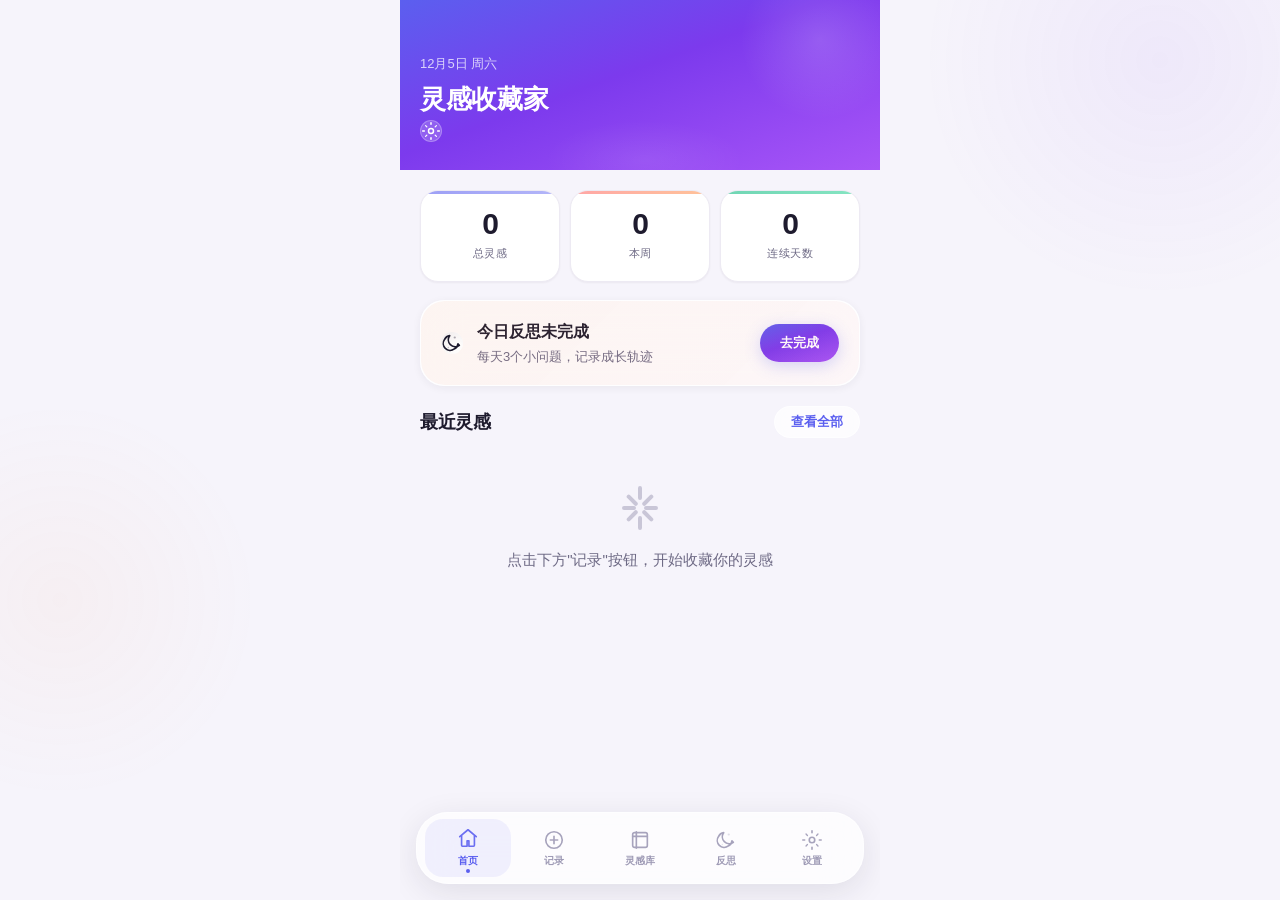
<file: index.html>
<!DOCTYPE html>
<html lang="zh-CN">
<head>
  <meta charset="UTF-8">
  <meta name="viewport" content="width=device-width, initial-scale=1.0, maximum-scale=1.0, user-scalable=no, viewport-fit=cover">
  <meta name="theme-color" content="#5B5FEF">
  <meta name="apple-mobile-web-app-capable" content="yes">
  <meta name="apple-mobile-web-app-status-bar-style" content="black-translucent">
  <title>灵感收藏家</title>
  <link rel="manifest" href="manifest.json">
  <link rel="stylesheet" href="css/style.css">
</head>
<body>
  <div id="app">
    <!-- ========== 首页 ========== -->
    <section class="page page--home active" id="page-home">
      <header class="page__header">
        <div class="header__greeting">
          <p class="header__date" id="home-date"></p>
          <h1 class="header__title">灵感收藏家</h1>
        </div>
        <div class="header__avatar" onclick="switchPage('settings')" data-icon="gear"></div>
      </header>

      <div class="page__body">
        <!-- 统计卡片 -->
        <div class="stats-row">
          <div class="stat-card">
            <span class="stat-card__num" id="stat-total">0</span>
            <span class="stat-card__label">总灵感</span>
          </div>
          <div class="stat-card">
            <span class="stat-card__num" id="stat-week">0</span>
            <span class="stat-card__label">本周</span>
          </div>
          <div class="stat-card">
            <span class="stat-card__num" id="stat-streak">0</span>
            <span class="stat-card__label">连续天数</span>
          </div>
        </div>

        <!-- 每日反思提醒 -->
        <div class="reminder-card" id="reminder-card">
          <div class="reminder-card__icon" data-icon="moon"></div>
          <div class="reminder-card__body">
            <h3>今日反思未完成</h3>
            <p>每天3个小问题，记录成长轨迹</p>
          </div>
          <button class="reminder-card__btn" onclick="switchPage('reflect')">去完成</button>
        </div>

        <!-- 最近灵感 -->
        <div class="section">
          <div class="section__head">
            <h2 class="section__title">最近灵感</h2>
            <button class="section__more" onclick="switchPage('library')">查看全部</button>
          </div>
          <div class="inspiration-list" id="home-recent-list">
            <!-- JS动态生成 -->
          </div>
        </div>
      </div>
    </section>

    <!-- ========== 快速记录 ========== -->
    <section class="page page--capture" id="page-capture">
      <header class="page__header">
        <h1 class="header__title">快速记录</h1>
      </header>

      <div class="page__body">
        <!-- 输入方式选择 -->
        <div class="capture-tabs">
          <button class="capture-tab active" data-tab="text">
            <span class="capture-tab__icon" data-icon="pen"></span>
            <span>文字</span>
          </button>
          <button class="capture-tab" data-tab="voice">
            <span class="capture-tab__icon" data-icon="mic"></span>
            <span>语音</span>
          </button>
          <button class="capture-tab" data-tab="image">
            <span class="capture-tab__icon" data-icon="photo"></span>
            <span>图片</span>
          </button>
        </div>

        <!-- 文字输入面板 -->
        <div class="capture-panel active" id="panel-text">
          <textarea class="capture-textarea" id="capture-text-input" placeholder="记录此刻的灵感、想法或见闻...&#10;粘贴链接会自动提取网页内容" rows="5"></textarea>
          <div class="capture-meta">
            <span class="capture-category-hint" id="text-category-hint">输入内容后将自动推荐分类</span>
          </div>
          <!-- 链接预览区域 -->
          <div class="link-preview" id="link-preview" style="display:none;">
            <div class="link-preview__loading">
              <span class="link-preview__spinner"></span>
              <span id="link-preview-status">正在解析链接内容...</span>
            </div>
            <div class="link-preview__card" id="link-preview-card" style="display:none;">
              <img class="link-preview__img" id="link-preview-img" alt="" onerror="this.style.display='none'">
              <div class="link-preview__body">
                <div class="link-preview__source" id="link-preview-source"></div>
                <h4 class="link-preview__title" id="link-preview-title"></h4>
                <p class="link-preview__desc" id="link-preview-desc"></p>
              </div>
            </div>
            <div class="link-preview__ai" id="link-preview-ai" style="display:none;">
              <span class="link-preview__ai-icon" data-icon="sparkle"></span>
              <span class="link-preview__ai-text">AI 正在分析内容...</span>
            </div>
          </div>
        </div>

        <!-- 语音输入面板 -->
        <div class="capture-panel" id="panel-voice">
          <div class="voice-area">
            <button class="voice-btn" id="voice-btn">
              <span class="voice-btn__icon" data-icon="mic"></span>
            </button>
            <p class="voice-area__hint" id="voice-hint">点击开始语音输入</p>
            <div class="voice-wave" id="voice-wave" style="display:none;">
              <span></span><span></span><span></span><span></span><span></span>
            </div>
            <div class="voice-result" id="voice-result" style="display:none;"></div>
          </div>
        </div>

        <!-- 图片输入面板 -->
        <div class="capture-panel" id="panel-image">
          <div class="image-area">
            <label class="image-upload">
              <input type="file" accept="image/*" id="image-input" hidden>
              <div class="image-upload__placeholder">
                <span class="image-upload__icon" data-icon="camera"></span>
                <p>点击拍照或选择图片</p>
              </div>
            </label>
            <div class="image-preview" id="image-preview" style="display:none;">
              <img id="image-preview-img" alt="预览">
              <button class="image-preview__remove" onclick="removeImage()" data-icon="x" data-icon-size="14"></button>
            </div>
            <textarea class="capture-textarea capture-textarea--sm" id="image-desc-input" placeholder="给图片加句描述（可选）..." rows="2"></textarea>
          </div>
        </div>

        <!-- 分类选择 -->
        <div class="category-picker">
          <label class="category-picker__label">分类</label>
          <div class="category-chips" id="category-chips">
            <!-- JS动态生成 -->
          </div>
        </div>

        <!-- 保存按钮 -->
        <button class="save-btn" id="save-btn" onclick="saveInspiration()">
          <span>保存灵感</span>
        </button>
      </div>
    </section>

    <!-- ========== 灵感库 ========== -->
    <section class="page page--library" id="page-library">
      <header class="page__header">
        <div class="header__row">
          <h1 class="header__title">灵感库</h1>
          <div class="header__actions">
            <button class="header__summary-btn" id="export-mode-btn" onclick="toggleExportMode()">
              <span class="summary-mode-btn__icon" data-icon="export_icon"></span>
              <span class="summary-mode-btn__text">导出</span>
            </button>
            <button class="header__summary-btn" id="summary-mode-btn" onclick="toggleSummaryMode()">
              <span class="summary-mode-btn__icon" data-icon="sparkle"></span>
              <span class="summary-mode-btn__text">AI总结</span>
            </button>
          </div>
        </div>
      </header>

      <div class="page__body">
        <!-- 搜索框 -->
        <div class="search-bar">
          <span class="search-bar__icon" data-icon="search"></span>
          <input type="text" id="search-input" placeholder="搜索灵感内容...">
        </div>

        <!-- 分类筛选 -->
        <div class="filter-chips" id="filter-chips">
          <button class="filter-chip active" data-filter="all">全部</button>
          <!-- JS动态生成其余分类 -->
        </div>

        <!-- 总结模式提示条 -->
        <div class="summary-banner" id="summary-banner" style="display:none;">
          <span class="summary-banner__icon" data-icon="sparkle"></span>
          <span>总结模式已开启 — 点击卡片选择要总结的灵感</span>
          <button class="summary-banner__close" onclick="toggleSummaryMode()">退出</button>
        </div>

        <!-- 导出模式提示条 -->
        <div class="summary-banner summary-banner--export" id="export-banner" style="display:none;">
          <span class="summary-banner__icon" data-icon="export_icon"></span>
          <span>导出模式已开启 — 点击卡片选择要导出的灵感</span>
          <button class="summary-banner__close" onclick="toggleExportMode()">退出</button>
        </div>

        <!-- 灵感列表 -->
        <div class="inspiration-list inspiration-list--full" id="library-list">
          <!-- JS动态生成 -->
        </div>

        <!-- 空状态 -->
        <div class="empty-state" id="library-empty" style="display:none;">
          <span class="empty-state__icon" data-icon="inbox" data-icon-size="48"></span>
          <p>还没有灵感，去记录第一个吧！</p>
        </div>

        <!-- 总结结果面板 -->
        <div class="summary-result" id="summary-result" style="display:none;">
          <div class="summary-result__head">
            <h3 class="summary-result__title">AI 总结</h3>
            <div class="summary-result__head-actions">
              <button class="summary-result__copy-btn" onclick="copySummaryResult()" title="复制总结" data-icon="copy" data-icon-size="16"></button>
              <button class="summary-result__close" onclick="closeSummaryResult()" title="关闭" data-icon="x" data-icon-size="16"></button>
            </div>
          </div>
          <div class="summary-result__body" id="summary-result-body"></div>
          <div class="summary-result__actions">
            <button class="summary-result__btn summary-result__btn--save" onclick="saveSummaryAsInspiration()" data-icon="book">保存为灵感</button>
          </div>
        </div>
      </div>

      <!-- 总结模式底部操作栏 -->
      <div class="summary-bar" id="summary-bar" style="display:none;">
        <span class="summary-bar__count" id="summary-bar-count">已选 0 条</span>
        <button class="summary-bar__btn" id="summary-bar-btn" disabled onclick="generateBatchSummary()">
          <span class="summary-bar__btn-icon" data-icon="sparkle"></span>
          生成总结
        </button>
      </div>

      <!-- 导出模式底部操作栏 -->
      <div class="summary-bar summary-bar--export" id="export-bar" style="display:none;">
        <span class="summary-bar__count" id="export-bar-count">已选 0 条</span>
        <div class="summary-bar__btns">
          <button class="summary-bar__btn summary-bar__btn--md" id="export-bar-md-btn" disabled onclick="batchDownloadMarkdown()">
            <span class="summary-bar__btn-icon" data-icon="document"></span>
            下载MD
          </button>
          <button class="summary-bar__btn summary-bar__btn--obsidian" id="export-bar-obsidian-btn" disabled onclick="batchExportToObsidian()">
            <span class="summary-bar__btn-icon" data-icon="book"></span>
            导出到Obsidian
          </button>
        </div>
      </div>
    </section>

    <!-- ========== 每日反思 ========== -->
    <section class="page page--reflect" id="page-reflect">
      <header class="page__header">
        <h1 class="header__title">每日反思</h1>
      </header>

      <div class="page__body">
        <div class="reflect-date" id="reflect-date"></div>

        <div class="reflect-questions" id="reflect-questions">
          <!-- JS动态生成 -->
        </div>

        <button class="save-btn" id="reflect-save-btn" onclick="saveReflection()">
          <span>保存今日反思</span>
        </button>

        <!-- 历史反思 -->
        <div class="section" style="margin-top:24px;">
          <h2 class="section__title">历史反思</h2>
          <div class="reflect-history" id="reflect-history">
            <!-- JS动态生成 -->
          </div>
        </div>
      </div>
    </section>

    <!-- ========== 设置 ========== -->
    <section class="page page--settings" id="page-settings">
      <header class="page__header">
        <h1 class="header__title">设置</h1>
      </header>

      <div class="page__body">
        <!-- AI 设置 -->
        <div class="settings-group">
          <div class="settings-group__title">AI 智能分析</div>
          <div class="settings-card">
            <div class="settings-row">
              <div class="settings-row__info">
                <span class="settings-row__label">启用 AI 分析</span>
                <span class="settings-row__desc">使用 DeepSeek 进行语义分类和内容摘要</span>
              </div>
              <label class="switch">
                <input type="checkbox" id="setting-ai-enabled" checked>
                <span class="switch__slider"></span>
              </label>
            </div>
            <div class="settings-row">
              <div class="settings-row__info">
                <span class="settings-row__label">启用 AI 批量总结</span>
                <span class="settings-row__desc">在灵感库中可选中多条灵感，生成智能总结（默认关闭）</span>
              </div>
              <label class="switch">
                <input type="checkbox" id="setting-batch-summary">
                <span class="switch__slider"></span>
              </label>
            </div>
          </div>

          <div class="settings-card">
            <div class="settings-row settings-row--column">
              <div class="settings-row__info">
                <span class="settings-row__label">DeepSeek API Key</span>
                <span class="settings-row__desc">在 platform.deepseek.com 获取，仅存储在本地</span>
              </div>
              <div class="api-key-input">
                <input type="password" id="setting-api-key" placeholder="sk-xxxxxxxx..." autocomplete="off">
                <button class="api-key-input__toggle" id="api-key-toggle-btn" onclick="toggleApiKeyVisibility()" data-icon="eye"></button>
              </div>
              <div class="api-key-actions">
                <button class="api-key-actions__btn api-key-actions__btn--test" id="test-api-btn" onclick="testApiConnection()">测试连接</button>
                <button class="api-key-actions__btn api-key-actions__btn--save" onclick="saveApiKey()">保存</button>
              </div>
              <div class="api-key-status" id="api-key-status"></div>
            </div>
          </div>
        </div>

        <!-- 云同步 -->
        <div class="settings-group">
          <div class="settings-group__title">☁️ 云同步 (坚果云)</div>
          <div class="settings-card">
            <div class="settings-row">
              <div class="settings-row__info">
                <span class="settings-row__label">启用云同步</span>
                <span class="settings-row__desc" id="sync-status-desc">未开启</span>
              </div>
              <label class="switch">
                <input type="checkbox" id="setting-sync-enabled" onchange="toggleSync()">
                <span class="switch__slider"></span>
              </label>
            </div>

            <div id="sync-config" style="display:none;">
              <!-- WebDAV 服务器地址 -->
              <div class="settings-row settings-row--column">
                <div class="settings-row__info">
                  <span class="settings-row__label">服务器地址</span>
                  <span class="settings-row__desc">坚果云WebDAV地址（默认：https://dav.jianguoyun.com/dav/）</span>
                </div>
                <input type="text" id="setting-webdav-url" placeholder="https://dav.jianguoyun.com/dav/" style="width:100%;padding:10px 14px;border-radius:var(--r-sm);border:1px solid var(--border);background:var(--glass-bg);font-size:14px;color:var(--text-primary);margin-top:8px;">
              </div>

              <!-- 坚果云账号 -->
              <div class="settings-row settings-row--column" style="border-top:1px solid var(--border);padding-top:16px;">
                <div class="settings-row__info">
                  <span class="settings-row__label">坚果云账号</span>
                  <span class="settings-row__desc">注册地址：jianguoyun.com，用邮箱或用户名登录</span>
                </div>
                <input type="text" id="setting-webdav-user" placeholder="邮箱或用户名" style="width:100%;padding:10px 14px;border-radius:var(--r-sm);border:1px solid var(--border);background:var(--glass-bg);font-size:14px;color:var(--text-primary);margin-top:8px;">
              </div>

              <!-- WebDAV 密码 -->
              <div class="settings-row settings-row--column" style="border-top:1px solid var(--border);padding-top:16px;">
                <div class="settings-row__info">
                  <span class="settings-row__label">WebDAV 应用密码</span>
                  <span class="settings-row__desc">坚果云 → 设置 → 安全选项 → 第三方应用管理 → 添加应用，生成的密码即为此密码（不是登录密码）</span>
                </div>
                <input type="password" id="setting-webdav-pass" placeholder="应用密码" style="width:100%;padding:10px 14px;border-radius:var(--r-sm);border:1px solid var(--border);background:var(--glass-bg);font-size:14px;color:var(--text-primary);margin-top:8px;">
              </div>

              <!-- 测试连接 + 保存 -->
              <div class="api-key-actions" style="margin-top:12px;">
                <button class="api-key-actions__btn api-key-actions__btn--test" id="webdav-test-btn" onclick="testWebDAVConnection()">
                  测试连接
                </button>
                <button class="api-key-actions__btn api-key-actions__btn--save" onclick="saveWebDAVSettings()">
                  保存
                </button>
              </div>

              <!-- 自动同步 -->
              <div class="settings-row" style="border-top:1px solid var(--border);margin-top:16px;">
                <div class="settings-row__info">
                  <span class="settings-row__label">自动同步</span>
                  <span class="settings-row__desc">数据变更时自动同步到坚果云（推荐开启）</span>
                </div>
                <label class="switch">
                  <input type="checkbox" id="setting-auto-sync" checked onchange="saveSyncAutoSetting()">
                  <span class="switch__slider"></span>
                </label>
              </div>

              <!-- 手动同步 + 断开 -->
              <div class="api-key-actions" style="margin-top:12px;">
                <button class="api-key-actions__btn api-key-actions__btn--save" onclick="syncNow()">
                  立即同步
                </button>
                <button class="api-key-actions__btn api-key-actions__btn--test" onclick="disconnectSync()" style="color:#EF4444;border-color:#EF4444;">
                  断开同步
                </button>
              </div>
              <div id="sync-last-time" style="font-size:12px;color:var(--text-tertiary);margin-top:8px;text-align:center;"></div>
            </div>
          </div>
        </div>

        <!-- Obsidian 知识库 -->
        <div class="settings-group">
          <div class="settings-group__title">Obsidian 知识库</div>
          <div class="settings-card">
            <div class="settings-row">
              <div class="settings-row__info">
                <span class="settings-row__label">启用 Obsidian 导出</span>
                <span class="settings-row__desc">将灵感导出为 Markdown 笔记到 Obsidian（需安装 Obsidian App）</span>
              </div>
              <label class="switch">
                <input type="checkbox" id="setting-obsidian-enabled">
                <span class="switch__slider"></span>
              </label>
            </div>
            <div class="settings-row settings-row--column">
              <div class="settings-row__info">
                <span class="settings-row__label">Vault 名称</span>
                <span class="settings-row__desc">Obsidian 中打开的库名称（区分大小写，留空则用当前打开的库）</span>
              </div>
              <input type="text" id="setting-obsidian-vault" placeholder="例如：MyVault" autocomplete="off" style="width:100%;padding:10px 14px;border-radius:var(--r-sm);border:1px solid var(--border);background:var(--glass-bg);font-size:14px;color:var(--text-primary);margin-top:8px;">
            </div>
            <div class="settings-row settings-row--column">
              <div class="settings-row__info">
                <span class="settings-row__label">笔记目录</span>
                <span class="settings-row__desc">笔记存放的文件夹路径（留空则放根目录，如：灵感收藏/每日）</span>
              </div>
              <input type="text" id="setting-obsidian-folder" placeholder="例如：灵感收藏" autocomplete="off" style="width:100%;padding:10px 14px;border-radius:var(--r-sm);border:1px solid var(--border);background:var(--glass-bg);font-size:14px;color:var(--text-primary);margin-top:8px;">
            </div>
            <div class="api-key-actions">
              <button class="api-key-actions__btn api-key-actions__btn--test" onclick="testObsidianUri()">测试连接</button>
              <button class="api-key-actions__btn api-key-actions__btn--save" onclick="saveObsidianSettings()">保存</button>
            </div>
            <div class="api-key-status" id="obsidian-status"></div>
          </div>
        </div>

        <!-- 关于 -->
        <div class="settings-group">
          <div class="settings-group__title">关于</div>
          <div class="settings-card">
            <div class="settings-row">
              <span class="settings-row__label">版本</span>
              <span class="settings-row__value">v2.0</span>
            </div>
            <div class="settings-row">
              <span class="settings-row__label">AI 引擎</span>
              <span class="settings-row__value" id="settings-ai-engine">未配置</span>
            </div>
            <div class="settings-row">
              <span class="settings-row__label">数据存储</span>
              <span class="settings-row__value">本地 + 坚果云</span>
            </div>
            <div class="settings-row">
              <span class="settings-row__label">页面地址</span>
              <span class="settings-row__value" id="settings-page-url" style="font-size:12px;word-break:break-all">--</span>
            </div>
          </div>
        </div>

        <!-- 链接解析诊断 -->
        <div class="settings-group">
          <div class="settings-group__title">链接解析诊断</div>
          <div class="settings-card">
            <button class="settings-action-btn" onclick="runLinkDiagnostic()"><span class="btn-icon" data-icon="stethoscope"></span> 运行链接解析诊断</button>
            <div id="diagnostic-result" style="display:none;margin-top:12px;padding:12px;border-radius:12px;background:var(--glass-bg);font-size:13px;line-height:1.8;white-space:pre-wrap;word-break:break-all;"></div>
            <div id="diagnostic-copy-wrap" style="display:none;margin-top:8px;">
              <button class="api-key-actions__btn api-key-actions__btn--save" style="width:100%" onclick="copyDiagnosticResult()">📋 复制诊断结果</button>
            </div>
          </div>
          <div class="settings-card">
            <button class="settings-action-btn settings-action-btn--danger" onclick="forceResetApp()"><span class="btn-icon" data-icon="refresh"></span> 强制重置应用（清除SW+缓存）</button>
          </div>
        </div>

        <!-- 数据管理 -->
        <div class="settings-group">
          <div class="settings-group__title">数据管理</div>
          <div class="settings-card">
            <button class="settings-action-btn" onclick="exportData()"><span class="btn-icon" data-icon="export_icon"></span> 导出全部数据</button>
            <button class="settings-action-btn settings-action-btn--danger" onclick="clearAllData()"><span class="btn-icon" data-icon="trash"></span> 清空所有数据</button>
          </div>
        </div>
      </div>
    </section>

    <!-- ========== 底部导航 ========== -->
    <nav class="bottom-nav">
      <button class="nav-item active" data-page="home" onclick="switchPage('home')">
        <span class="nav-item__icon" data-icon="home"></span>
        <span class="nav-item__label">首页</span>
      </button>
      <button class="nav-item" data-page="capture" onclick="switchPage('capture')">
        <span class="nav-item__icon" data-icon="plus"></span>
        <span class="nav-item__label">记录</span>
      </button>
      <button class="nav-item" data-page="library" onclick="switchPage('library')">
        <span class="nav-item__icon" data-icon="book"></span>
        <span class="nav-item__label">灵感库</span>
      </button>
      <button class="nav-item" data-page="reflect" onclick="switchPage('reflect')">
        <span class="nav-item__icon" data-icon="moon"></span>
        <span class="nav-item__label">反思</span>
      </button>
      <button class="nav-item" data-page="settings" onclick="switchPage('settings')">
        <span class="nav-item__icon" data-icon="gear"></span>
        <span class="nav-item__label">设置</span>
      </button>
    </nav>
  </div>

  <!-- Toast提示 -->
  <div class="toast" id="toast"></div>

  <!-- 备注编辑弹窗 -->
  <div class="note-modal-overlay" id="note-modal-overlay" style="display:none;" onclick="if(event.target===this)closeNoteModal()">
    <div class="note-modal">
      <div class="note-modal__header">
        <span class="note-modal__title">📝 编辑备注</span>
        <button class="note-modal__close" onclick="closeNoteModal()">✕</button>
      </div>
      <div class="note-modal__label" id="note-modal-context"></div>
      <textarea class="note-modal__textarea" id="note-modal-textarea" placeholder="写点备注..."></textarea>
      <div class="note-modal__actions">
        <button class="note-modal__btn note-modal__btn--delete" id="note-modal-delete-btn" style="display:none;" onclick="deleteNote()">删除备注</button>
        <button class="note-modal__btn note-modal__btn--cancel" onclick="closeNoteModal()">取消</button>
        <button class="note-modal__btn note-modal__btn--save" onclick="saveNote()">保存</button>
      </div>
    </div>
  </div>

  <script src="js/icons.js"></script>
  <script src="js/sync.js"></script>
  <script src="js/app.js"></script>
</body>
</html>
</file>
<file: css/style.css>
/* ========================================
   灵感收藏家 v3 — Glassmorphism+Neumorphism
   设计参考: awwwards 2026 trends
   ======================================== */

/* ===== 设计令牌 ===== */
:root {
  /* 主色 — 深邃靛紫 */
  --primary: #5B5FEF;
  --primary-dark: #4A4FD6;
  --primary-light: #8185F4;
  --primary-glow: rgba(91,95,239,0.12);

  /* 强调色 — 暖珊瑚 */
  --accent: #FF6B6B;
  --accent-light: #FF8E8E;

  /* 表面 */
  --bg: #F6F4FB;
  --bg-warm: #FDF7F2;
  --card: #FFFFFF;
  --card-hover: #FAFAFD;
  --glass: rgba(255,255,255,0.72);
  --glass-border: rgba(255,255,255,0.55);
  --glass-shadow: 0 8px 32px rgba(30,27,46,0.08);

  /* 文字 */
  --text: #1E1B2E;
  --text-secondary: #6E6A85;
  --text-tertiary: #9E9AB5;
  --text-inverse: #FFFFFF;

  /* 边框 */
  --border: #EDEAF3;
  --border-focus: #5B5FEF;

  /* 渐变 */
  --gradient-hero: linear-gradient(160deg, #5B5FEF 0%, #7C3AED 45%, #A855F7 100%);
  --gradient-warm: linear-gradient(135deg, #FF6B6B 0%, #FF9A56 100%);
  --gradient-success: linear-gradient(135deg, #10B981 0%, #34D399 100%);
  --gradient-card-1: linear-gradient(135deg, #EEF2FF 0%, #F5F3FF 100%);
  --gradient-card-2: linear-gradient(135deg, #FFF7ED 0%, #FFF1F2 100%);
  --gradient-card-3: linear-gradient(135deg, #F0FDF4 0%, #ECFEFF 100%);

  /* 阴影令牌 — neumorphism */
  --shadow-xs: 0 1px 2px rgba(30,27,46,0.05);
  --shadow-sm: 0 2px 8px rgba(30,27,46,0.06);
  --shadow-md: 0 4px 16px rgba(30,27,46,0.08);
  --shadow-lg: 0 8px 32px rgba(30,27,46,0.10);
  --shadow-xl: 0 16px 48px rgba(30,27,46,0.12);
  --shadow-neu: 6px 6px 16px rgba(30,27,46,0.08), -6px -6px 16px rgba(255,255,255,0.9);
  --shadow-neu-inset: inset 4px 4px 10px rgba(30,27,46,0.06), inset -4px -4px 10px rgba(255,255,255,0.8);
  --shadow-glow: 0 0 40px rgba(91,95,239,0.15);

  /* 圆角 */
  --r-xs: 8px;
  --r-sm: 12px;
  --r-md: 18px;
  --r-lg: 24px;
  --r-xl: 32px;
  --r-full: 9999px;

  /* 布局 */
  --nav-h: 72px;
  --safe-bottom: env(safe-area-inset-bottom, 0px);
  --page-pad: 20px;
  --max-w: 480px;
}

/* ===== 全局基础 ===== */
* {
  margin: 0;
  padding: 0;
  box-sizing: border-box;
  -webkit-tap-highlight-color: transparent;
}

html, body {
  height: 100%;
  overflow: hidden;
  font-family: -apple-system, BlinkMacSystemFont, 'Inter', 'SF Pro Display',
               'PingFang SC', 'Hiragino Sans GB', 'Microsoft YaHei',
               'Noto Sans SC', sans-serif;
  background: var(--bg);
  color: var(--text);
  -webkit-font-smoothing: antialiased;
  -moz-osx-font-smoothing: grayscale;
  user-select: none;
  font-size: 15px;
  line-height: 1.6;
}

/* 背景装饰 — 柔和光晕 */
body::before {
  content: '';
  position: fixed;
  top: -180px;
  right: -120px;
  width: 480px;
  height: 480px;
  background: radial-gradient(circle, rgba(124,58,237,0.06) 0%, transparent 70%);
  pointer-events: none;
  z-index: 0;
}

body::after {
  content: '';
  position: fixed;
  bottom: 100px;
  left: -140px;
  width: 400px;
  height: 400px;
  background: radial-gradient(circle, rgba(255,154,86,0.05) 0%, transparent 70%);
  pointer-events: none;
  z-index: 0;
}

#app {
  height: 100%;
  position: relative;
  max-width: var(--max-w);
  margin: 0 auto;
  background: var(--bg);
  overflow: hidden;
  z-index: 1;
}

/* ===== 玻璃质感 SVG 图标系统 ===== */
.glass-icon {
  display: inline-flex;
  align-items: center;
  justify-content: center;
  vertical-align: middle;
  flex-shrink: 0;
  position: relative;
}

.glass-icon svg {
  width: 100%;
  height: 100%;
  display: block;
}

.glass-icon--fallback {
  background: rgba(30,27,46,0.06);
  border-radius: 6px;
  font-size: 14px;
  font-weight: 700;
  color: var(--text-tertiary);
}

/* 按钮内联图标 */
.btn-icon {
  display: inline-flex;
  align-items: center;
  justify-content: center;
  vertical-align: middle;
  margin-right: 2px;
}

.btn-icon .glass-icon {
  width: 18px !important;
  height: 18px !important;
}

/* 图标在透明背景容器内（头部导航等） */
.header__avatar .glass-icon,
.nav-item .glass-icon {
  opacity: 0.9;
}

/* 分类芯片内的图标 */
.category-chip .glass-icon,
.filter-chip .glass-icon {
  width: 16px !important;
  height: 16px !important;
}

/* 卡片分类标签内的图标 */
.inspiration-card__category .glass-icon {
  width: 14px !important;
  height: 14px !important;
}

/* ===== 页面切换动画 ===== */
.page {
  position: absolute;
  top: 0;
  left: 0;
  right: 0;
  bottom: 0;
  display: none;
  flex-direction: column;
  background: var(--bg);
}

.page.active {
  display: flex;
  animation: pageIn 0.35s cubic-bezier(0.22, 0.61, 0.36, 1);
}

@keyframes pageIn {
  from { opacity: 0; transform: translateY(16px) scale(0.98); }
  to   { opacity: 1; transform: translateY(0) scale(1); }
}

/* ===== 页面头部 — 渐变英雄区 ===== */
.page__header {
  background: var(--gradient-hero);
  padding: 54px var(--page-pad) 28px;
  color: var(--text-inverse);
  flex-shrink: 0;
  position: relative;
  overflow: hidden;
}

/* 头部装饰光点 */
.page__header::before {
  content: '';
  position: absolute;
  top: -40px;
  right: -20px;
  width: 160px;
  height: 160px;
  background: radial-gradient(circle, rgba(255,255,255,0.15) 0%, transparent 70%);
  border-radius: 50%;
  pointer-events: none;
}

.page__header::after {
  content: '';
  position: absolute;
  bottom: -30px;
  left: 30%;
  width: 200px;
  height: 80px;
  background: radial-gradient(ellipse, rgba(255,255,255,0.08) 0%, transparent 70%);
  pointer-events: none;
}

.header__title {
  font-size: 26px;
  font-weight: 800;
  letter-spacing: -0.3px;
  position: relative;
  z-index: 1;
}

.header__date {
  font-size: 13px;
  opacity: 0.75;
  margin-bottom: 4px;
  font-weight: 500;
  font-variant-numeric: tabular-nums;
  position: relative;
  z-index: 1;
}

.header__greeting {
  flex: 1;
  position: relative;
  z-index: 1;
}

.header__avatar {
  width: 44px;
  height: 44px;
  border-radius: 50%;
  background: rgba(255,255,255,0.18);
  backdrop-filter: blur(10px);
  -webkit-backdrop-filter: blur(10px);
  border: 1px solid rgba(255,255,255,0.25);
  display: flex;
  align-items: center;
  justify-content: center;
  font-size: 20px;
  flex-shrink: 0;
  cursor: pointer;
  transition: transform 0.2s, background 0.2s;
  position: relative;
  z-index: 1;
}

.header__avatar:active {
  transform: scale(0.92);
  background: rgba(255,255,255,0.28);
}

/* ===== 页面主体 ===== */
.page__body {
  flex: 1;
  overflow-y: auto;
  -webkit-overflow-scrolling: touch;
  padding: var(--page-pad) var(--page-pad) calc(var(--nav-h) + var(--safe-bottom) + 24px);
  scroll-behavior: smooth;
}

.page__body::-webkit-scrollbar { display: none; }

/* ===== 统计卡片 ===== */
.stats-row {
  display: grid;
  grid-template-columns: repeat(3, 1fr);
  gap: 10px;
  margin-bottom: 18px;
}

.stat-card {
  background: var(--card);
  border-radius: var(--r-md);
  padding: 18px 10px;
  text-align: center;
  box-shadow: var(--shadow-xs);
  border: 1px solid var(--border);
  transition: transform 0.2s, box-shadow 0.2s;
  position: relative;
  overflow: hidden;
}

.stat-card::after {
  content: '';
  position: absolute;
  top: 0;
  left: 0;
  right: 0;
  height: 3px;
  border-radius: 3px 3px 0 0;
  opacity: 0.6;
}

.stat-card:first-child::after  { background: linear-gradient(90deg, #5B5FEF, #8185F4); }
.stat-card:nth-child(2)::after { background: linear-gradient(90deg, #FF6B6B, #FF9A56); }
.stat-card:last-child::after   { background: linear-gradient(90deg, #10B981, #34D399); }

.stat-card:active {
  transform: scale(0.97);
  box-shadow: var(--shadow-neu-inset);
}

.stat-card__num {
  display: block;
  font-size: 30px;
  font-weight: 900;
  color: var(--text);
  line-height: 1;
  letter-spacing: -1px;
  font-variant-numeric: tabular-nums;
}

.stat-card__label {
  display: block;
  font-size: 11px;
  color: var(--text-secondary);
  margin-top: 6px;
  font-weight: 500;
  text-transform: uppercase;
  letter-spacing: 0.5px;
}

/* ===== 提醒卡片 — Glassmorphism ===== */
.reminder-card {
  display: flex;
  align-items: center;
  gap: 14px;
  background: var(--glass);
  backdrop-filter: blur(20px);
  -webkit-backdrop-filter: blur(20px);
  border: 1px solid var(--glass-border);
  border-radius: var(--r-lg);
  padding: 18px 20px;
  margin-bottom: 20px;
  box-shadow: var(--shadow-sm);
  transition: all 0.3s cubic-bezier(0.22, 0.61, 0.36, 1);
  position: relative;
  overflow: hidden;
}

.reminder-card::before {
  content: '';
  position: absolute;
  top: 0; left: 0; right: 0; bottom: 0;
  background: linear-gradient(135deg, rgba(255,154,86,0.08) 0%, rgba(255,107,107,0.04) 100%);
  pointer-events: none;
  border-radius: var(--r-lg);
}

.reminder-card.done {
  background: rgba(16,185,129,0.08);
  backdrop-filter: blur(20px);
  -webkit-backdrop-filter: blur(20px);
  border-color: rgba(16,185,129,0.2);
}

.reminder-card.done::before {
  background: linear-gradient(135deg, rgba(16,185,129,0.06) 0%, rgba(52,211,153,0.03) 100%);
}

.reminder-card__icon {
  font-size: 34px;
  flex-shrink: 0;
  width: 52px;
  height: 52px;
  display: flex;
  align-items: center;
  justify-content: center;
  background: rgba(255,255,255,0.5);
  border-radius: var(--r-md);
  box-shadow: var(--shadow-neu-inset);
}

.reminder-card__body { flex: 1; }

.reminder-card__body h3 {
  font-size: 16px;
  font-weight: 700;
  color: var(--text);
  margin-bottom: 2px;
}

.reminder-card__body p {
  font-size: 13px;
  color: var(--text-secondary);
}

.reminder-card__btn {
  background: var(--gradient-hero);
  color: #fff;
  border: none;
  border-radius: var(--r-full);
  padding: 10px 20px;
  font-size: 13px;
  font-weight: 700;
  cursor: pointer;
  white-space: nowrap;
  box-shadow: 0 4px 16px rgba(91,95,239,0.25);
  transition: transform 0.15s, box-shadow 0.15s;
}

.reminder-card__btn:active {
  transform: scale(0.95);
  box-shadow: 0 2px 8px rgba(91,95,239,0.2);
}

/* ===== 通用区块 ===== */
.section {
  margin-bottom: 20px;
}

.section__head {
  display: flex;
  align-items: center;
  justify-content: space-between;
  margin-bottom: 14px;
}

.section__title {
  font-size: 18px;
  font-weight: 800;
  color: var(--text);
  letter-spacing: -0.3px;
}

.section__more {
  background: var(--glass);
  backdrop-filter: blur(12px);
  -webkit-backdrop-filter: blur(12px);
  border: 1px solid var(--glass-border);
  border-radius: var(--r-full);
  color: var(--primary);
  font-size: 13px;
  font-weight: 600;
  cursor: pointer;
  padding: 6px 16px;
  transition: all 0.2s;
}

.section__more:active {
  background: var(--primary-glow);
  transform: scale(0.96);
}

/* ===== 灵感卡片 — 全新设计 ===== */
.inspiration-list {
  display: flex;
  flex-direction: column;
  gap: 12px;
}

.inspiration-card {
  background: var(--card);
  border-radius: var(--r-lg);
  padding: 16px 18px;
  box-shadow: var(--shadow-xs);
  border: 1px solid var(--border);
  cursor: pointer;
  position: relative;
  transition: transform 0.2s cubic-bezier(0.22, 0.61, 0.36, 1),
              box-shadow 0.2s cubic-bezier(0.22, 0.61, 0.36, 1);
  overflow: hidden;
}

.inspiration-card::after {
  content: '';
  position: absolute;
  left: 0; top: 0; bottom: 0;
  width: 4px;
  border-radius: 0 4px 4px 0;
  transition: width 0.25s ease;
}

.inspiration-card:active {
  transform: scale(0.98);
  box-shadow: var(--shadow-md);
}

.inspiration-card:hover .delete-btn,
.inspiration-card:active .delete-btn {
  opacity: 1;
}

.inspiration-card__head {
  display: flex;
  align-items: center;
  margin-bottom: 8px;
  padding-right: 28px; /* 为选择模式复选框留空间 */
}

.inspiration-card__category {
  display: inline-flex;
  align-items: center;
  gap: 5px;
  font-size: 11px;
  font-weight: 700;
  padding: 5px 12px;
  border-radius: var(--r-full);
  letter-spacing: 0.3px;
  text-transform: uppercase;
}

.inspiration-card__footer {
  display: flex;
  align-items: center;
  padding-top: 10px;
  margin-top: 4px;
}

.inspiration-card__time {
  font-size: 11px;
  color: var(--text-tertiary);
  font-variant-numeric: tabular-nums;
}

.inspiration-card__content {
  font-size: 14px;
  line-height: 1.65;
  color: var(--text);
  word-break: break-word;
}

/* 总结卡片内的 Markdown 样式 */
.inspiration-card__summary h2,
.inspiration-card__summary h3 {
  font-size: 14px;
  font-weight: 800;
  margin: 12px 0 6px;
  color: var(--text);
}

.inspiration-card__summary h2:first-child,
.inspiration-card__summary h3:first-child {
  margin-top: 0;
}

.inspiration-card__summary ul,
.inspiration-card__summary ol {
  padding-left: 18px;
  margin: 6px 0;
}

.inspiration-card__summary li {
  margin-bottom: 3px;
  font-size: 13.5px;
}

.inspiration-card__summary p {
  margin: 6px 0;
}

.inspiration-card__summary strong {
  color: var(--text);
  font-weight: 800;
}

.inspiration-card__summary table {
  width: 100%;
  border-collapse: collapse;
  margin: 8px 0;
  font-size: 12px;
}

.inspiration-card__summary th,
.inspiration-card__summary td {
  border: 1px solid var(--border);
  padding: 5px 8px;
  text-align: left;
}

.inspiration-card__summary th {
  background: var(--bg);
  font-weight: 700;
  font-size: 12px;
}

.inspiration-card__summary code {
  background: var(--bg);
  padding: 1px 5px;
  border-radius: 3px;
  font-size: 12.5px;
}

.inspiration-card__image {
  width: 100%;
  border-radius: var(--r-sm);
  margin-top: 10px;
  max-height: 220px;
  object-fit: cover;
}

.inspiration-card__actions {
  display: flex;
  gap: 20px;
  margin-top: 12px;
  padding-top: 12px;
  border-top: 1px solid var(--border);
}

.inspiration-card__action {
  background: none;
  border: none;
  font-size: 12px;
  font-weight: 600;
  color: var(--text-secondary);
  cursor: pointer;
  display: flex;
  align-items: center;
  gap: 5px;
  padding: 4px 8px;
  border-radius: var(--r-xs);
  transition: all 0.15s;
}

.inspiration-card__action:active {
  color: var(--primary);
  background: var(--primary-glow);
}

/* 卡片删除按钮 */
.inspiration-card .delete-btn {
  position: absolute;
  top: 10px;
  right: 12px;
  width: 28px;
  height: 28px;
  border-radius: 50%;
  border: none;
  background: rgba(30,27,46,0.04);
  color: var(--text-tertiary);
  font-size: 14px;
  cursor: pointer;
  opacity: 0;
  transition: opacity 0.2s, background 0.15s, color 0.15s;
  display: flex;
  align-items: center;
  justify-content: center;
}

.inspiration-card .delete-btn:active {
  background: rgba(255,107,107,0.12);
  color: #FF6B6B;
}

/* ===== 底部导航 — 浮动胶囊 ===== */
.bottom-nav {
  position: absolute;
  bottom: calc(12px + var(--safe-bottom));
  left: 16px;
  right: 16px;
  height: var(--nav-h);
  background: var(--glass);
  backdrop-filter: blur(24px);
  -webkit-backdrop-filter: blur(24px);
  border: 1px solid var(--glass-border);
  border-radius: var(--r-xl);
  display: flex;
  align-items: stretch;
  padding: 6px 8px;
  box-shadow: var(--shadow-lg);
  z-index: 100;
}

.nav-item {
  flex: 1;
  background: transparent;
  border: none;
  display: flex;
  flex-direction: column;
  align-items: center;
  justify-content: center;
  gap: 3px;
  cursor: pointer;
  color: var(--text-tertiary);
  border-radius: var(--r-md);
  transition: all 0.25s cubic-bezier(0.22, 0.61, 0.36, 1);
  position: relative;
  font-weight: 600;
}

.nav-item.active {
  color: var(--primary);
  background: rgba(91,95,239,0.08);
}

.nav-item__icon {
  font-size: 22px;
  line-height: 1;
  transition: transform 0.25s cubic-bezier(0.22, 0.61, 0.36, 1);
}

.nav-item.active .nav-item__icon {
  transform: translateY(-2px);
}

.nav-item__label {
  font-size: 10px;
  letter-spacing: 0.3px;
}

/* 激活指示器（小圆点） */
.nav-item.active::after {
  content: '';
  position: absolute;
  bottom: 4px;
  width: 4px;
  height: 4px;
  border-radius: 50%;
  background: var(--primary);
}

/* ===== 记录页面 ===== */

/* 输入方式Tabs — 新拟态 */
.capture-tabs {
  display: flex;
  gap: 8px;
  margin-bottom: 18px;
}

.capture-tab {
  flex: 1;
  background: var(--card);
  border: 1px solid var(--border);
  border-radius: var(--r-md);
  padding: 14px 6px;
  display: flex;
  flex-direction: column;
  align-items: center;
  gap: 5px;
  cursor: pointer;
  transition: all 0.25s cubic-bezier(0.22, 0.61, 0.36, 1);
  color: var(--text-secondary);
  font-size: 12px;
  font-weight: 700;
  position: relative;
}

.capture-tab__icon {
  font-size: 22px;
  transition: transform 0.3s;
}

.capture-tab.active {
  border-color: var(--primary);
  color: var(--primary);
  background: rgba(91,95,239,0.04);
  box-shadow: 0 4px 16px rgba(91,95,239,0.1);
  transform: translateY(-2px);
}

.capture-tab.active .capture-tab__icon {
  transform: scale(1.1);
}

.capture-tab:active {
  transform: scale(0.96);
}

/* 记录面板 */
.capture-panel {
  display: none;
  background: var(--card);
  border-radius: var(--r-lg);
  padding: 18px;
  margin-bottom: 16px;
  border: 1px solid var(--border);
  box-shadow: var(--shadow-xs);
  transition: all 0.3s ease;
}

.capture-panel.active { display: block; }

.capture-textarea {
  width: 100%;
  border: none;
  outline: none;
  resize: none;
  font-size: 15px;
  line-height: 1.7;
  font-family: inherit;
  color: var(--text);
  background: transparent;
}

.capture-textarea::placeholder { color: var(--text-tertiary); }

.capture-textarea--sm {
  margin-top: 14px;
  font-size: 14px;
}

.capture-meta {
  margin-top: 12px;
  padding-top: 12px;
  border-top: 1px solid var(--border);
}

.capture-category-hint {
  font-size: 12px;
  color: var(--text-secondary);
  font-weight: 500;
}

/* ===== 语音录制区域 ===== */
.voice-area {
  display: flex;
  flex-direction: column;
  align-items: center;
  padding: 24px 0;
  gap: 18px;
}

.voice-btn {
  width: 88px;
  height: 88px;
  border-radius: 50%;
  border: none;
  background: var(--gradient-hero);
  color: #fff;
  font-size: 34px;
  display: flex;
  align-items: center;
  justify-content: center;
  cursor: pointer;
  box-shadow: 0 8px 32px rgba(91,95,239,0.3);
  transition: transform 0.2s cubic-bezier(0.22, 0.61, 0.36, 1),
              box-shadow 0.2s;
}

.voice-btn:active {
  transform: scale(0.93);
  box-shadow: 0 4px 16px rgba(91,95,239,0.25);
}

.voice-btn.recording {
  animation: voicePulse 1.4s infinite;
  background: var(--gradient-warm);
  box-shadow: 0 8px 32px rgba(255,107,107,0.35);
}

@keyframes voicePulse {
  0%, 100% { transform: scale(1); }
  50% { transform: scale(1.08); }
}

.voice-area__hint {
  font-size: 14px;
  color: var(--text-secondary);
  font-weight: 500;
}

.voice-wave {
  display: flex;
  align-items: flex-end;
  gap: 4px;
  height: 36px;
}

.voice-wave span {
  display: block;
  width: 4px;
  background: var(--primary-light);
  border-radius: 2px;
  animation: voiceWave 0.7s infinite ease-in-out alternate;
}

.voice-wave span:nth-child(1) { height: 10px; animation-delay: 0s; }
.voice-wave span:nth-child(2) { height: 18px; animation-delay: 0.1s; }
.voice-wave span:nth-child(3) { height: 28px; animation-delay: 0.2s; }
.voice-wave span:nth-child(4) { height: 18px; animation-delay: 0.3s; }
.voice-wave span:nth-child(5) { height: 10px; animation-delay: 0.4s; }

@keyframes voiceWave {
  from { transform: scaleY(1); }
  to { transform: scaleY(1.8); }
}

.voice-result {
  width: 100%;
  background: var(--bg);
  border-radius: var(--r-sm);
  padding: 14px;
  font-size: 14px;
  line-height: 1.7;
  color: var(--text);
  min-height: 48px;
}

/* ===== 图片上传区域 ===== */
.image-area {
  display: flex;
  flex-direction: column;
  gap: 14px;
}

.image-upload { display: block; cursor: pointer; }

.image-upload__placeholder {
  border: 2px dashed var(--border);
  border-radius: var(--r-md);
  padding: 40px 20px;
  text-align: center;
  color: var(--text-secondary);
  transition: all 0.2s;
}

.image-upload__placeholder:active {
  border-color: var(--primary);
  background: rgba(91,95,239,0.03);
}

.image-upload__icon {
  font-size: 40px;
  display: inline-flex;
  margin: 0 auto 10px;
}

.image-upload__placeholder p {
  font-size: 14px;
  font-weight: 500;
}

.image-preview {
  position: relative;
  border-radius: var(--r-md);
  overflow: hidden;
}

.image-preview img {
  width: 100%;
  display: block;
  border-radius: var(--r-md);
  max-height: 240px;
  object-fit: cover;
}

.image-preview__remove {
  position: absolute;
  top: 10px;
  right: 10px;
  width: 30px;
  height: 30px;
  border-radius: 50%;
  border: none;
  background: rgba(0,0,0,0.45);
  backdrop-filter: blur(8px);
  -webkit-backdrop-filter: blur(8px);
  color: #fff;
  cursor: pointer;
  display: flex;
  align-items: center;
  justify-content: center;
  transition: background 0.15s;
}

.image-preview__remove .glass-icon {
  color: #fff;
}

.image-preview__remove:active {
  background: rgba(0,0,0,0.65);
}

/* ===== 分类选择器 ===== */
.category-picker {
  margin-bottom: 18px;
}

.category-picker__label {
  display: block;
  font-size: 13px;
  font-weight: 700;
  margin-bottom: 10px;
  color: var(--text);
  letter-spacing: 0.3px;
}

.category-chips {
  display: flex;
  flex-wrap: wrap;
  gap: 8px;
}

.category-chip {
  display: inline-flex;
  align-items: center;
  gap: 5px;
  padding: 10px 16px;
  border-radius: var(--r-full);
  border: 1px solid var(--border);
  background: var(--card);
  font-size: 13px;
  font-weight: 600;
  cursor: pointer;
  transition: all 0.2s cubic-bezier(0.22, 0.61, 0.36, 1);
  color: var(--text-secondary);
}

.category-chip.selected {
  border-color: var(--primary);
  background: var(--primary-glow);
  color: var(--primary);
  box-shadow: 0 2px 12px rgba(91,95,239,0.08);
}

.category-chip:active {
  transform: scale(0.95);
}

/* ===== 主保存按钮 ===== */
.save-btn {
  width: 100%;
  padding: 16px;
  border: none;
  border-radius: var(--r-md);
  background: var(--gradient-hero);
  color: #fff;
  font-size: 16px;
  font-weight: 800;
  cursor: pointer;
  box-shadow: 0 8px 28px rgba(91,95,239,0.3);
  transition: transform 0.2s cubic-bezier(0.22, 0.61, 0.36, 1),
              box-shadow 0.2s;
  letter-spacing: 0.5px;
  position: relative;
  overflow: hidden;
}

.save-btn::after {
  content: '';
  position: absolute;
  top: 0; left: 0; right: 0; bottom: 0;
  background: linear-gradient(180deg, rgba(255,255,255,0.12) 0%, transparent 50%);
  border-radius: var(--r-md);
  pointer-events: none;
}

.save-btn:active {
  transform: scale(0.97);
  box-shadow: 0 4px 16px rgba(91,95,239,0.2);
}

.save-btn:disabled {
  opacity: 0.45;
  transform: none;
}

/* ===== 灵感库 — 搜索栏 ===== */
.search-bar {
  display: flex;
  align-items: center;
  gap: 10px;
  background: var(--card);
  border-radius: var(--r-md);
  padding: 12px 16px;
  margin-bottom: 16px;
  border: 1px solid var(--border);
  box-shadow: var(--shadow-xs);
  transition: border-color 0.2s, box-shadow 0.2s;
}

.search-bar:focus-within {
  border-color: var(--primary);
  box-shadow: 0 0 0 3px var(--primary-glow);
}

.search-bar__icon {
  font-size: 18px;
  color: var(--text-tertiary);
  flex-shrink: 0;
}

.search-bar input {
  flex: 1;
  border: none;
  outline: none;
  font-size: 15px;
  font-family: inherit;
  background: transparent;
  color: var(--text);
}

.search-bar input::placeholder {
  color: var(--text-tertiary);
}

/* 筛选芯片 */
.filter-chips {
  display: flex;
  gap: 8px;
  margin-bottom: 18px;
  overflow-x: auto;
  -webkit-overflow-scrolling: touch;
  padding-bottom: 2px;
  scrollbar-width: none;
}

.filter-chips::-webkit-scrollbar { display: none; }

.filter-chip {
  display: inline-flex;
  align-items: center;
  gap: 5px;
  padding: 9px 18px;
  border-radius: var(--r-full);
  border: 1px solid var(--border);
  background: var(--card);
  font-size: 13px;
  font-weight: 600;
  cursor: pointer;
  white-space: nowrap;
  color: var(--text-secondary);
  transition: all 0.2s cubic-bezier(0.22, 0.61, 0.36, 1);
}

.filter-chip.active {
  background: var(--primary);
  border-color: var(--primary);
  color: #fff;
  box-shadow: 0 4px 16px rgba(91,95,239,0.25);
}

.filter-chip:active {
  transform: scale(0.95);
}

/* 空状态 */
.empty-state {
  text-align: center;
  padding: 80px 24px;
  color: var(--text-tertiary);
}

.empty-state__icon {
  display: inline-flex;
  align-items: center;
  justify-content: center;
  margin: 0 auto 16px;
  opacity: 0.5;
}

.empty-state p {
  font-size: 15px;
  font-weight: 500;
  color: var(--text-secondary);
}

/* ===== 每日反思 ===== */
.reflect-date {
  text-align: center;
  font-size: 15px;
  color: var(--text-secondary);
  margin-bottom: 20px;
  font-weight: 700;
  padding: 10px 20px;
  background: var(--card);
  border-radius: var(--r-full);
  border: 1px solid var(--border);
  display: inline-block;
  margin-left: auto;
  margin-right: auto;
  display: table;
}

.reflect-questions {
  display: flex;
  flex-direction: column;
  gap: 16px;
}

.reflect-question {
  background: var(--card);
  border-radius: var(--r-lg);
  padding: 20px;
  border: 1px solid var(--border);
  box-shadow: var(--shadow-xs);
  transition: box-shadow 0.25s;
}

.reflect-question:focus-within {
  box-shadow: var(--shadow-md);
  border-color: var(--primary-light);
}

.reflect-question__num {
  display: inline-flex;
  align-items: center;
  justify-content: center;
  width: 32px;
  height: 32px;
  border-radius: 10px;
  background: var(--gradient-hero);
  color: #fff;
  font-size: 15px;
  font-weight: 800;
  margin-bottom: 10px;
  box-shadow: 0 4px 12px rgba(91,95,239,0.25);
}

.reflect-question__title {
  font-size: 16px;
  font-weight: 700;
  margin-bottom: 12px;
  line-height: 1.5;
  color: var(--text);
}

.reflect-question__input {
  width: 100%;
  border: 1px solid var(--border);
  outline: none;
  resize: none;
  font-size: 14px;
  line-height: 1.7;
  font-family: inherit;
  color: var(--text);
  background: var(--bg);
  border-radius: var(--r-sm);
  padding: 12px 14px;
  min-height: 52px;
  transition: border-color 0.2s;
}

.reflect-question__input:focus {
  border-color: var(--primary);
}

.reflect-question__input::placeholder {
  color: var(--text-tertiary);
}

.reflect-question__voice-btn {
  display: inline-flex;
  align-items: center;
  gap: 6px;
  margin-top: 10px;
  background: var(--primary-glow);
  border: none;
  border-radius: var(--r-full);
  color: var(--primary);
  font-size: 12px;
  cursor: pointer;
  font-weight: 700;
  padding: 7px 14px;
  transition: all 0.15s;
}

.reflect-question__voice-btn:active {
  background: rgba(91,95,239,0.15);
  transform: scale(0.95);
}

/* 反思历史 */
.reflect-history {
  display: flex;
  flex-direction: column;
  gap: 12px;
}

.reflect-history-item {
  background: var(--card);
  border-radius: var(--r-md);
  padding: 16px 18px;
  border: 1px solid var(--border);
  box-shadow: var(--shadow-xs);
}

.reflect-history-item__date {
  font-size: 13px;
  font-weight: 700;
  color: var(--primary);
  margin-bottom: 10px;
}

.reflect-history-item__q {
  font-size: 11px;
  color: var(--text-tertiary);
  margin-top: 8px;
  font-weight: 600;
  text-transform: uppercase;
  letter-spacing: 0.5px;
}

.reflect-history-item__a {
  font-size: 14px;
  color: var(--text);
  line-height: 1.6;
  margin-top: 4px;
}

/* ===== 设置页面 ===== */
.settings-group {
  margin-bottom: 24px;
}

.settings-group__title {
  font-size: 11px;
  font-weight: 800;
  color: var(--text-tertiary);
  margin-bottom: 10px;
  padding-left: 4px;
  text-transform: uppercase;
  letter-spacing: 1px;
}

.settings-card {
  background: var(--card);
  border-radius: var(--r-md);
  border: 1px solid var(--border);
  box-shadow: var(--shadow-xs);
  overflow: hidden;
}

.settings-row {
  display: flex;
  align-items: center;
  justify-content: space-between;
  padding: 16px 18px;
  border-bottom: 1px solid var(--border);
  gap: 14px;
}

.settings-row:last-child { border-bottom: none; }

.settings-row--column {
  flex-direction: column;
  align-items: stretch;
  gap: 12px;
}

.settings-row__info {
  flex: 1;
  min-width: 0;
}

.settings-row__label {
  display: block;
  font-size: 15px;
  font-weight: 700;
  color: var(--text);
}

.settings-row__desc {
  display: block;
  font-size: 12px;
  color: var(--text-tertiary);
  margin-top: 3px;
  line-height: 1.4;
}

.settings-row__value {
  font-size: 13px;
  color: var(--text-secondary);
  font-weight: 500;
}

/* 开关 */
.switch {
  position: relative;
  display: inline-block;
  width: 48px;
  height: 26px;
  flex-shrink: 0;
}

.switch input {
  opacity: 0;
  width: 0;
  height: 0;
}

.switch__slider {
  position: absolute;
  cursor: pointer;
  top: 0; left: 0; right: 0; bottom: 0;
  background: var(--border);
  border-radius: 26px;
  transition: 0.3s cubic-bezier(0.22, 0.61, 0.36, 1);
}

.switch__slider::before {
  content: '';
  position: absolute;
  height: 20px;
  width: 20px;
  left: 3px;
  bottom: 3px;
  background: #fff;
  border-radius: 50%;
  transition: 0.3s cubic-bezier(0.22, 0.61, 0.36, 1);
  box-shadow: 0 1px 4px rgba(0,0,0,0.15);
}

.switch input:checked + .switch__slider {
  background: var(--gradient-hero);
}

.switch input:checked + .switch__slider::before {
  transform: translateX(22px);
}

/* API Key输入区 */
.api-key-input {
  display: flex;
  gap: 10px;
  align-items: center;
}

.api-key-input input {
  flex: 1;
  border: 1px solid var(--border);
  border-radius: var(--r-sm);
  padding: 12px 14px;
  font-size: 14px;
  font-family: 'SF Mono', 'Fira Code', 'Consolas', monospace;
  color: var(--text);
  background: var(--bg);
  outline: none;
  transition: border-color 0.2s;
}

.api-key-input input:focus {
  border-color: var(--primary);
}

.api-key-input__toggle {
  background: var(--bg);
  border: 1px solid var(--border);
  border-radius: var(--r-sm);
  width: 44px;
  height: 44px;
  font-size: 18px;
  cursor: pointer;
  display: flex;
  align-items: center;
  justify-content: center;
  flex-shrink: 0;
  transition: border-color 0.15s;
}

.api-key-input__toggle:active { border-color: var(--primary); }

.api-key-actions {
  display: flex;
  gap: 10px;
}

.api-key-actions__btn {
  flex: 1;
  padding: 12px;
  border: none;
  border-radius: var(--r-sm);
  font-size: 14px;
  font-weight: 700;
  cursor: pointer;
  transition: all 0.15s;
}

.api-key-actions__btn:disabled { opacity: 0.45; }

.api-key-actions__btn--test {
  background: var(--primary-glow);
  color: var(--primary);
  border: 1px solid var(--primary-light);
}

.api-key-actions__btn--test:active {
  background: rgba(91,95,239,0.15);
}

.api-key-actions__btn--save {
  background: var(--gradient-hero);
  color: #fff;
  box-shadow: 0 4px 16px rgba(91,95,239,0.25);
}

.api-key-actions__btn--save:active {
  transform: scale(0.96);
}

.api-key-status {
  font-size: 13px;
  font-weight: 600;
  min-height: 20px;
  padding: 4px 0;
}

.api-key-status--success { color: #10B981; }
.api-key-status--error   { color: #EF4444; }
.api-key-status--info    { color: var(--primary); }

/* 设置操作按钮 */
.settings-action-btn {
  display: block;
  width: 100%;
  padding: 16px 18px;
  border: none;
  background: none;
  font-size: 15px;
  font-weight: 600;
  color: var(--text);
  cursor: pointer;
  text-align: left;
  border-bottom: 1px solid var(--border);
  transition: background 0.15s;
}

.settings-action-btn:last-child { border-bottom: none; }
.settings-action-btn:active { background: var(--bg); }
.settings-action-btn--danger { color: #EF4444; }

/* ===== 链接预览（记录页） ===== */
.link-preview {
  margin-top: 14px;
  border-radius: var(--r-md);
  overflow: hidden;
}

.link-preview__loading {
  display: flex;
  align-items: center;
  gap: 12px;
  padding: 16px;
  background: var(--primary-glow);
  border-radius: var(--r-md);
  font-size: 13px;
  color: var(--primary);
  font-weight: 600;
}

.link-preview__spinner {
  width: 20px;
  height: 20px;
  border: 2.5px solid rgba(91,95,239,0.2);
  border-top-color: var(--primary);
  border-radius: 50%;
  animation: spin 0.7s linear infinite;
  flex-shrink: 0;
}

@keyframes spin { to { transform: rotate(360deg); } }

.link-preview__card {
  display: flex;
  gap: 14px;
  background: var(--card);
  border-radius: var(--r-md);
  padding: 14px;
  border: 1px solid var(--border);
  box-shadow: var(--shadow-xs);
}

.link-preview__img {
  width: 88px;
  height: 88px;
  border-radius: var(--r-sm);
  object-fit: cover;
  flex-shrink: 0;
  background: var(--border);
}

.link-preview__body {
  flex: 1;
  min-width: 0;
  display: flex;
  flex-direction: column;
  justify-content: center;
}

.link-preview__source {
  font-size: 11px;
  color: var(--primary);
  font-weight: 700;
  margin-bottom: 5px;
  display: inline-flex;
  align-items: center;
  gap: 5px;
  text-transform: uppercase;
  letter-spacing: 0.5px;
}

.link-preview__title {
  font-size: 15px;
  font-weight: 700;
  line-height: 1.4;
  color: var(--text);
  margin-bottom: 5px;
  display: -webkit-box;
  -webkit-line-clamp: 2;
  -webkit-box-orient: vertical;
  overflow: hidden;
}

.link-preview__desc {
  font-size: 12px;
  color: var(--text-secondary);
  line-height: 1.5;
  display: -webkit-box;
  -webkit-line-clamp: 2;
  -webkit-box-orient: vertical;
  overflow: hidden;
}

/* AI摘要 — 记录页 */
.link-preview__ai {
  display: flex;
  align-items: flex-start;
  gap: 10px;
  padding: 14px;
  margin-top: 10px;
  background: linear-gradient(135deg, rgba(91,95,239,0.06) 0%, rgba(168,85,247,0.04) 100%);
  border-radius: var(--r-md);
  font-size: 13px;
  line-height: 1.6;
  color: var(--text-secondary);
  border-left: 3px solid var(--primary);
}

.link-preview__ai-icon {
  flex-shrink: 0;
  font-size: 18px;
}

.link-preview__ai-text { flex: 1; }

/* ===== 灵感库链接卡片 ===== */
.inspiration-link-card {
  display: flex;
  gap: 12px;
  background: var(--bg);
  border-radius: var(--r-sm);
  padding: 12px;
  margin-top: 10px;
  text-decoration: none;
  border: 1px solid var(--border);
  transition: all 0.2s;
}

.inspiration-link-card:active {
  background: var(--primary-glow);
  border-color: var(--primary-light);
}

.inspiration-link-card__img {
  width: 68px;
  height: 68px;
  border-radius: var(--r-xs);
  object-fit: cover;
  flex-shrink: 0;
  background: var(--border);
}

.inspiration-link-card__body {
  flex: 1;
  min-width: 0;
  display: flex;
  flex-direction: column;
  justify-content: center;
}

.inspiration-link-card__source {
  font-size: 10px;
  color: var(--primary);
  font-weight: 700;
  margin-bottom: 3px;
  text-transform: uppercase;
  letter-spacing: 0.5px;
}

.inspiration-link-card__title {
  font-size: 13px;
  font-weight: 700;
  line-height: 1.4;
  color: var(--text);
  margin-bottom: 3px;
  display: -webkit-box;
  -webkit-line-clamp: 2;
  -webkit-box-orient: vertical;
  overflow: hidden;
}

.inspiration-link-card__desc {
  font-size: 11px;
  color: var(--text-secondary);
  line-height: 1.4;
  display: -webkit-box;
  -webkit-line-clamp: 1;
  -webkit-box-orient: vertical;
  overflow: hidden;
}

/* AI摘要 — 卡片内 */
.inspiration-link-card__ai {
  margin-top: 10px;
  padding: 10px 14px;
  background: linear-gradient(135deg, rgba(91,95,239,0.05) 0%, rgba(168,85,247,0.03) 100%);
  border-radius: var(--r-sm);
  font-size: 12px;
  line-height: 1.55;
  color: var(--text-secondary);
  border-left: 3px solid var(--primary);
}

/* ===== 分类颜色 ===== */
.cat-idea    { background: #EEF2FF; color: #5B5FEF; }
.cat-note    { background: #ECFDF5; color: #10B981; }
.cat-pitfall { background: #FFF7ED; color: #F97316; }
.cat-todo    { background: #F0F9FF; color: #0EA5E9; }
.cat-link    { background: #FDF4FF; color: #D946EF; }
.cat-thought { background: #FEF9E7; color: #D97706; }

/* 卡片左侧色条 */
.inspiration-card.cat-idea-bar::after    { background: #5B5FEF; }
.inspiration-card.cat-note-bar::after    { background: #10B981; }
.inspiration-card.cat-pitfall-bar::after { background: #F97316; }
.inspiration-card.cat-todo-bar::after    { background: #0EA5E9; }
.inspiration-card.cat-link-bar::after    { background: #D946EF; }
.inspiration-card.cat-thought-bar::after { background: #D97706; }

/* ===== 灵感库头部 — AI总结按钮 ===== */
.header__row {
  display: flex;
  align-items: center;
  justify-content: space-between;
  position: relative;
  z-index: 1;
}

.header__summary-btn {
  display: flex;
  align-items: center;
  gap: 6px;
  background: rgba(255,255,255,0.18);
  backdrop-filter: blur(10px);
  -webkit-backdrop-filter: blur(10px);
  border: 1px solid rgba(255,255,255,0.25);
  border-radius: var(--r-full);
  color: #fff;
  font-size: 13px;
  font-weight: 700;
  cursor: pointer;
  padding: 8px 16px;
  transition: all 0.2s cubic-bezier(0.22, 0.61, 0.36, 1);
  white-space: nowrap;
}

.summary-mode-btn__icon {
  display: flex;
  align-items: center;
  justify-content: center;
  width: 22px;
  height: 22px;
  flex-shrink: 0;
}

.summary-mode-btn__text {
  display: flex;
  align-items: center;
  line-height: 1;
}

.header__summary-btn:active {
  transform: scale(0.94);
  background: rgba(255,255,255,0.28);
}

.header__summary-btn.paused {
  opacity: 0.5;
  cursor: not-allowed;
  pointer-events: none;
}

.header__summary-btn.active {
  background: rgba(255,255,255,0.3);
  border-color: rgba(255,255,255,0.45);
  box-shadow: 0 0 20px rgba(255,255,255,0.2);
}

/* ===== 总结模式提示条 ===== */
.summary-banner {
  display: flex;
  align-items: center;
  gap: 10px;
  background: linear-gradient(135deg, rgba(91,95,239,0.1) 0%, rgba(168,85,247,0.08) 100%);
  border: 1px solid rgba(91,95,239,0.2);
  border-radius: var(--r-sm);
  padding: 12px 14px;
  margin-bottom: 14px;
  font-size: 13px;
  color: var(--primary);
  font-weight: 600;
  animation: slideDown 0.3s ease;
}

.summary-banner__icon {
  flex-shrink: 0;
}

.summary-banner__close {
  margin-left: auto;
  background: rgba(91,95,239,0.12);
  border: none;
  border-radius: var(--r-xs);
  color: var(--primary);
  font-size: 12px;
  font-weight: 700;
  padding: 5px 12px;
  cursor: pointer;
  white-space: nowrap;
  transition: background 0.15s;
}

.summary-banner__close:active {
  background: rgba(91,95,239,0.22);
}

@keyframes slideDown {
  from { opacity: 0; transform: translateY(-8px); }
  to   { opacity: 1; transform: translateY(0); }
}

/* ===== 卡片选择态 ===== */
.inspiration-card.selectable {
  cursor: pointer;
  transition: all 0.2s ease;
}

.inspiration-card.selectable::before {
  content: '';
  position: absolute;
  top: 14px;
  right: 14px;
  width: 24px;
  height: 24px;
  border-radius: 50%;
  border: 2px solid var(--border);
  background: var(--card);
  z-index: 2;
  transition: all 0.2s ease;
  display: flex;
  align-items: center;
  justify-content: center;
}

.inspiration-card.selectable::after {
  /* keep the left color bar */
}

.inspiration-card.selected {
  border-color: var(--primary);
  box-shadow: 0 0 0 2px var(--primary-glow), var(--shadow-md);
  background: rgba(91,95,239,0.03);
}

.inspiration-card.selected::before {
  border-color: var(--primary);
  background: var(--primary);
  box-shadow: 0 2px 8px rgba(91,95,239,0.3);
  content: '✓';
  color: #fff;
  font-size: 13px;
  font-weight: 800;
  line-height: 24px;
  text-align: center;
}

/* ===== 底部总结操作栏 ===== */
.summary-bar {
  position: absolute;
  bottom: calc(var(--nav-h) + var(--safe-bottom) + 16px);
  left: 16px;
  right: 16px;
  background: var(--card);
  border: 1px solid var(--border);
  border-radius: var(--r-lg);
  padding: 14px 18px;
  display: flex;
  align-items: center;
  justify-content: space-between;
  box-shadow: var(--shadow-lg);
  z-index: 90;
  animation: slideUp 0.3s cubic-bezier(0.22, 0.61, 0.36, 1);
}

@keyframes slideUp {
  from { opacity: 0; transform: translateY(20px); }
  to   { opacity: 1; transform: translateY(0); }
}

.summary-bar__count {
  font-size: 14px;
  font-weight: 700;
  color: var(--text);
}

.summary-bar__btn {
  display: flex;
  align-items: center;
  gap: 8px;
  background: var(--gradient-hero);
  color: #fff;
  border: none;
  border-radius: var(--r-full);
  padding: 12px 24px;
  font-size: 14px;
  font-weight: 700;
  cursor: pointer;
  box-shadow: 0 6px 20px rgba(91,95,239,0.3);
  transition: all 0.2s cubic-bezier(0.22, 0.61, 0.36, 1);
}

.summary-bar__btn:active:not(:disabled) {
  transform: scale(0.95);
  box-shadow: 0 3px 12px rgba(91,95,239,0.2);
}

.summary-bar__btn:disabled {
  opacity: 0.4;
  cursor: not-allowed;
  box-shadow: none;
}

.summary-bar__btn.loading {
  pointer-events: none;
}

/* ===== 总结结果面板 ===== */
.summary-result {
  background: var(--card);
  border-radius: var(--r-lg);
  border: 1px solid var(--primary-light);
  box-shadow: var(--shadow-lg), 0 0 0 4px var(--primary-glow);
  margin-top: 16px;
  overflow: hidden;
  animation: slideDown 0.35s ease;
}

.summary-result__head {
  display: flex;
  align-items: center;
  justify-content: space-between;
  padding: 16px 18px;
  background: linear-gradient(135deg, var(--primary-glow) 0%, rgba(168,85,247,0.06) 100%);
  border-bottom: 1px solid var(--border);
}

.summary-result__title {
  font-size: 16px;
  font-weight: 800;
  color: var(--primary);
  display: flex;
  align-items: center;
  gap: 8px;
}

.summary-result__close {
  width: 32px;
  height: 32px;
  border-radius: 50%;
  border: none;
  background: rgba(30,27,46,0.06);
  color: var(--text-tertiary);
  cursor: pointer;
  display: flex;
  align-items: center;
  justify-content: center;
  font-size: 16px;
  transition: all 0.15s;
}

.summary-result__close:active {
  background: rgba(30,27,46,0.12);
  color: var(--text);
}

.summary-result__head-actions {
  display: flex;
  align-items: center;
  gap: 8px;
}

.summary-result__copy-btn {
  width: 32px;
  height: 32px;
  border-radius: 50%;
  border: none;
  background: rgba(100,95,239,0.1);
  color: var(--primary);
  cursor: pointer;
  display: flex;
  align-items: center;
  justify-content: center;
  font-size: 14px;
  transition: all 0.15s;
}

.summary-result__copy-btn:active {
  background: rgba(100,95,239,0.2);
  transform: scale(0.93);
}

.summary-result__body {
  padding: 20px 18px;
  font-size: 14px;
  line-height: 1.75;
  color: var(--text);
  max-height: 480px;
  overflow-y: auto;
}

.summary-result__body h2,
.summary-result__body h3 {
  font-size: 16px;
  font-weight: 800;
  margin: 16px 0 8px;
  color: var(--text);
}

.summary-result__body h2:first-child,
.summary-result__body h3:first-child {
  margin-top: 0;
}

.summary-result__body ul,
.summary-result__body ol {
  padding-left: 20px;
  margin: 8px 0;
}

.summary-result__body li {
  margin-bottom: 4px;
}

.summary-result__body table {
  width: 100%;
  border-collapse: collapse;
  margin: 12px 0;
  font-size: 13px;
}

.summary-result__body th,
.summary-result__body td {
  border: 1px solid var(--border);
  padding: 8px 12px;
  text-align: left;
}

.summary-result__body th {
  background: var(--bg);
  font-weight: 700;
  color: var(--text-secondary);
}

.summary-result__body strong {
  color: var(--text);
  font-weight: 700;
}

.summary-result__body code {
  background: var(--bg);
  padding: 2px 6px;
  border-radius: 4px;
  font-size: 13px;
}

.summary-result__actions {
  display: flex;
  gap: 10px;
  padding: 14px 18px;
  border-top: 1px solid var(--border);
  background: var(--bg);
}

.summary-result__btn {
  flex: 1;
  display: flex;
  align-items: center;
  justify-content: center;
  gap: 6px;
  padding: 12px 24px;
  border: none;
  border-radius: var(--r-full);
  font-size: 14px;
  font-weight: 700;
  cursor: pointer;
  transition: all 0.15s;
}

.summary-result__btn svg {
  width: 15px !important;
  height: 15px !important;
  flex-shrink: 0;
}

.summary-result__btn--save {
  background: var(--gradient-hero);
  color: #fff;
  box-shadow: 0 4px 16px rgba(91,95,239,0.25);
}

.summary-result__btn--save:active {
  transform: scale(0.96);
  box-shadow: 0 2px 8px rgba(91,95,239,0.15);
}

/* 总结生成中 loading */
.summary-result__loading {
  display: flex;
  flex-direction: column;
  align-items: center;
  gap: 12px;
  padding: 40px 20px;
  color: var(--primary);
  font-size: 14px;
  font-weight: 600;
}

.summary-result__loading .link-preview__spinner {
  width: 32px;
  height: 32px;
}

/* ===== Toast ===== */
.toast {
  position: fixed;
  bottom: calc(var(--nav-h) + var(--safe-bottom) + 32px);
  left: 50%;
  transform: translateX(-50%) translateY(120px);
  background: rgba(255, 255, 255, 0.82);
  backdrop-filter: blur(20px);
  -webkit-backdrop-filter: blur(20px);
  color: var(--text);
  padding: 14px 28px;
  border-radius: var(--r-full);
  border: 1px solid rgba(30, 27, 46, 0.08);
  font-size: 14px;
  font-weight: 600;
  z-index: 9999;
  transition: transform 0.35s cubic-bezier(0.22, 0.61, 0.36, 1),
              opacity 0.35s ease;
  white-space: nowrap;
  max-width: 90%;
  box-shadow: 0 8px 32px rgba(100, 95, 239, 0.12), 0 2px 8px rgba(0,0,0,0.06);
  opacity: 0;
  pointer-events: none;
}

.toast.show {
  transform: translateX(-50%) translateY(0);
  opacity: 1;
}

/* ===== 响应式 & 安全区 ===== */
@supports(padding-bottom: env(safe-area-inset-bottom)) {
  .bottom-nav { bottom: calc(16px + var(--safe-bottom)); }
}

@media (max-width: 360px) {
  :root { --page-pad: 14px; }
  .header__title { font-size: 22px; }
  .stat-card__num { font-size: 26px; }
}

/* ===== 导出模式样式 ===== */

/* header 多按钮排列 */
.header__actions {
  display: flex;
  gap: 8px;
}

/* 导出模式 banner */
.summary-banner--export {
  background: linear-gradient(135deg, rgba(16,185,129,0.1) 0%, rgba(59,130,246,0.08) 100%);
  border-color: rgba(16,185,129,0.2);
  color: #059669;
}

/* 导出模式激活的 header 按钮 */
.header__summary-btn.export-active {
  background: rgba(16,185,129,0.25);
  border-color: rgba(16,185,129,0.45);
  box-shadow: 0 0 20px rgba(16,185,129,0.2);
}

/* 导出底部操作栏 */
.summary-bar--export {
  border-top-color: rgba(16,185,129,0.15);
}

.summary-bar__btns {
  display: flex;
  gap: 10px;
}

/* 下载MD按钮 */
.summary-bar__btn--md {
  background: linear-gradient(135deg, #6b7280 0%, #4b5563 100%);
  box-shadow: 0 6px 20px rgba(107,114,128,0.25);
}

/* 导出到Obsidian按钮 */
.summary-bar__btn--obsidian {
  background: linear-gradient(135deg, #7c3aed 0%, #6d28d9 100%);
  box-shadow: 0 6px 20px rgba(124,58,237,0.3);
}

/* 卡片导出按钮 */
.inspiration-card__action--obsidian {
  color: #7c3aed;
}

.inspiration-card__action--obsidian:active {
  color: #6d28d9;
  background: rgba(124,58,237,0.08);
}

/* Obsidian 状态提示 */
.obsidian-hint {
  font-size: 12px;
  color: var(--text-tertiary);
  margin-top: 8px;
  line-height: 1.6;
}

/* ===== 备注指示器 ===== */
.inspiration-card__note-indicator {
  position: absolute;
  top: 10px;
  right: 10px;
  width: 22px;
  height: 22px;
  border-radius: 50%;
  background: var(--primary-glow);
  display: flex;
  align-items: center;
  justify-content: center;
  font-size: 11px;
  z-index: 1;
}

/* ===== 备注编辑弹窗 ===== */
.note-modal-overlay {
  position: fixed;
  inset: 0;
  background: rgba(0,0,0,0.5);
  z-index: 1000;
  display: flex;
  align-items: flex-end;
  justify-content: center;
  animation: fadeIn 0.2s;
}

.note-modal {
  background: var(--card);
  border-radius: 20px 20px 0 0;
  width: 100%;
  max-width: 500px;
  max-height: 70vh;
  display: flex;
  flex-direction: column;
  padding: 20px 20px 32px;
  animation: slideUp 0.25s ease-out;
  box-shadow: 0 -4px 24px rgba(0,0,0,0.15);
}

.note-modal__header {
  display: flex;
  align-items: center;
  justify-content: space-between;
  margin-bottom: 16px;
}

.note-modal__title {
  font-size: 17px;
  font-weight: 700;
  color: var(--text);
}

.note-modal__close {
  background: none;
  border: none;
  font-size: 20px;
  color: var(--text-tertiary);
  cursor: pointer;
  padding: 4px 8px;
  border-radius: var(--r-xs);
}

.note-modal__label {
  font-size: 12px;
  color: var(--text-tertiary);
  margin-bottom: 6px;
}

.note-modal__textarea {
  width: 100%;
  min-height: 120px;
  border: 1px solid var(--border);
  border-radius: 12px;
  padding: 12px 14px;
  font-size: 14px;
  line-height: 1.6;
  font-family: inherit;
  color: var(--text);
  background: var(--glass-bg);
  resize: vertical;
  outline: none;
}

.note-modal__textarea:focus {
  border-color: var(--primary);
  box-shadow: 0 0 0 3px var(--primary-glow);
}

.note-modal__actions {
  display: flex;
  gap: 10px;
  margin-top: 16px;
}

.note-modal__btn {
  flex: 1;
  padding: 12px;
  border: none;
  border-radius: 12px;
  font-size: 15px;
  font-weight: 600;
  cursor: pointer;
  transition: all 0.15s;
}

.note-modal__btn--save {
  background: var(--primary);
  color: #fff;
}

.note-modal__btn--save:active {
  opacity: 0.85;
}

.note-modal__btn--delete {
  background: var(--glass-bg);
  color: #FF6B6B;
  border: 1px solid var(--border);
}

.note-modal__btn--cancel {
  background: var(--glass-bg);
  color: var(--text-secondary);
  border: 1px solid var(--border);
}

@keyframes fadeIn { from { opacity: 0; } to { opacity: 1; } }
@keyframes slideUp { from { transform: translateY(100%); } to { transform: translateY(0); } }

/* 诊断结果 — 复制按钮 */
#diagnostic-copy-wrap {
  animation: fadeIn 0.3s ease;
}
#diagnostic-copy-wrap .api-key-actions__btn--save {
  padding: 10px;
  font-size: 14px;
}
</file>
